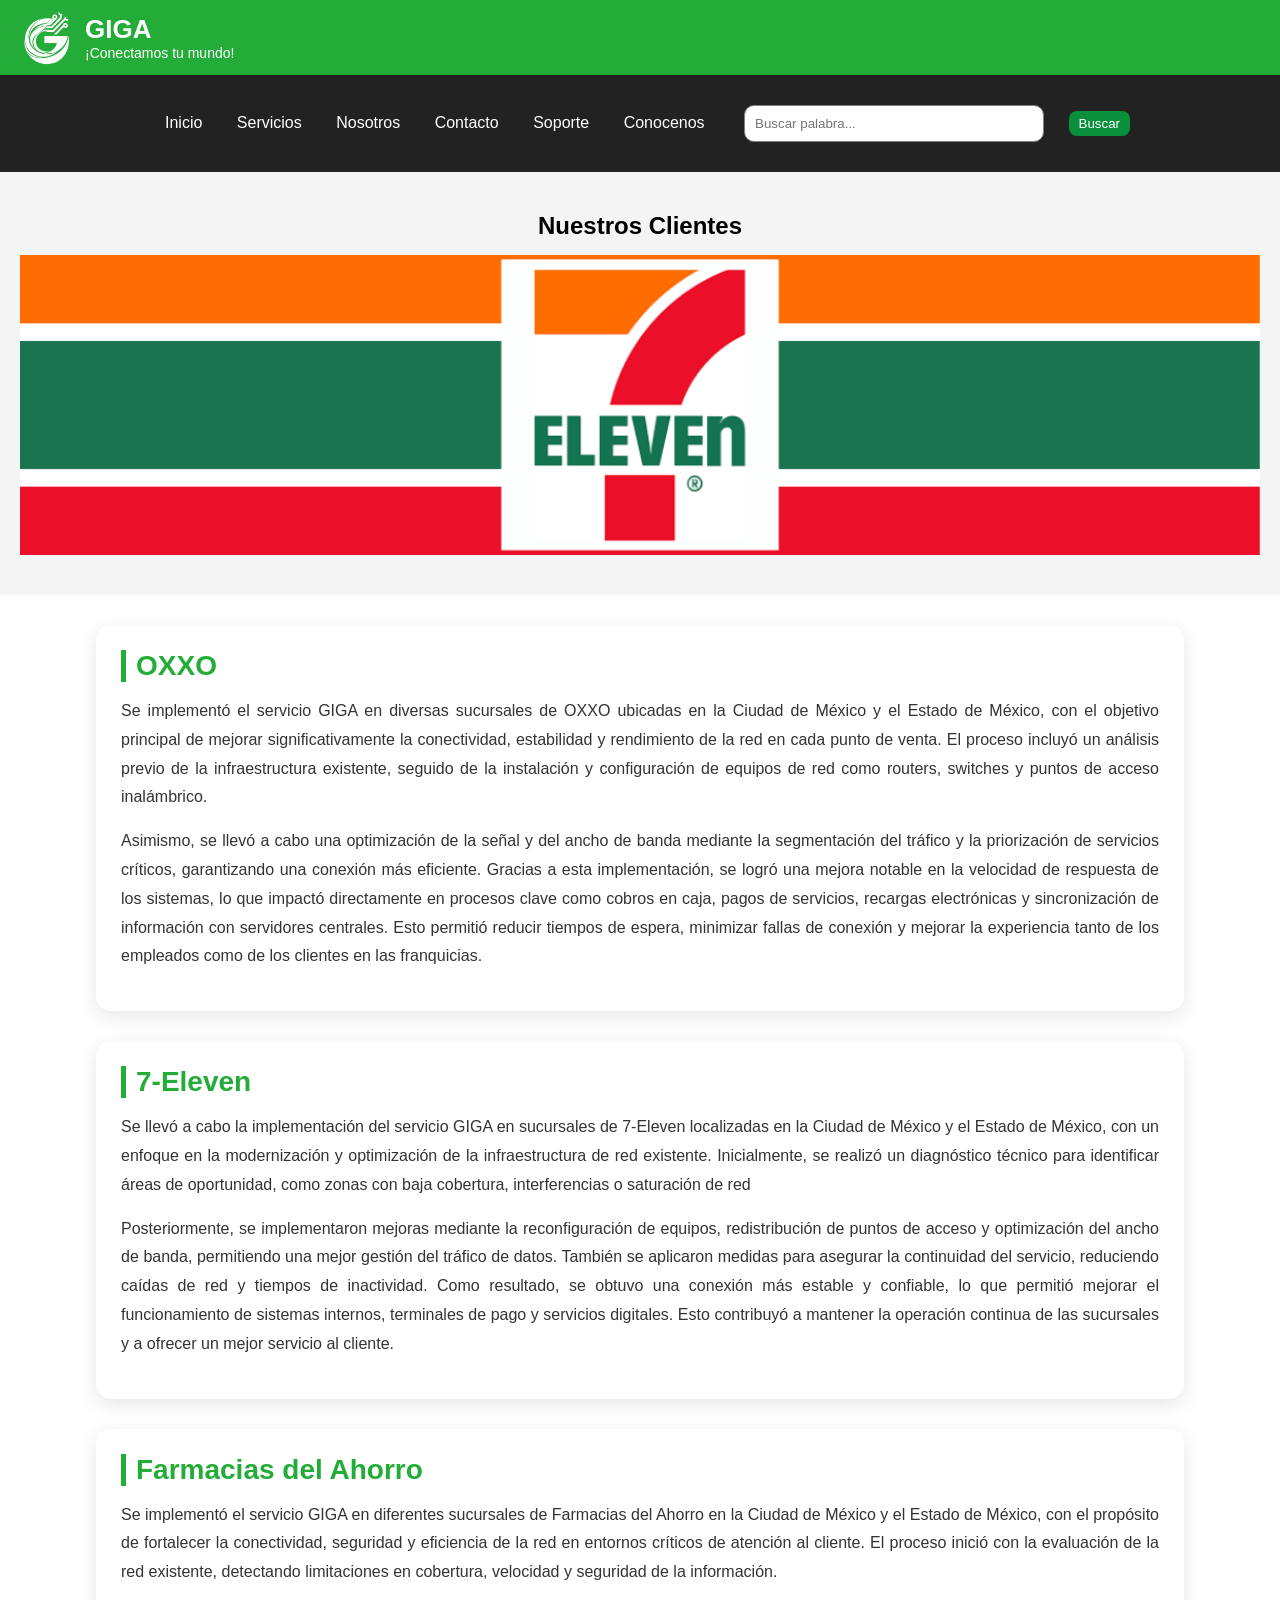
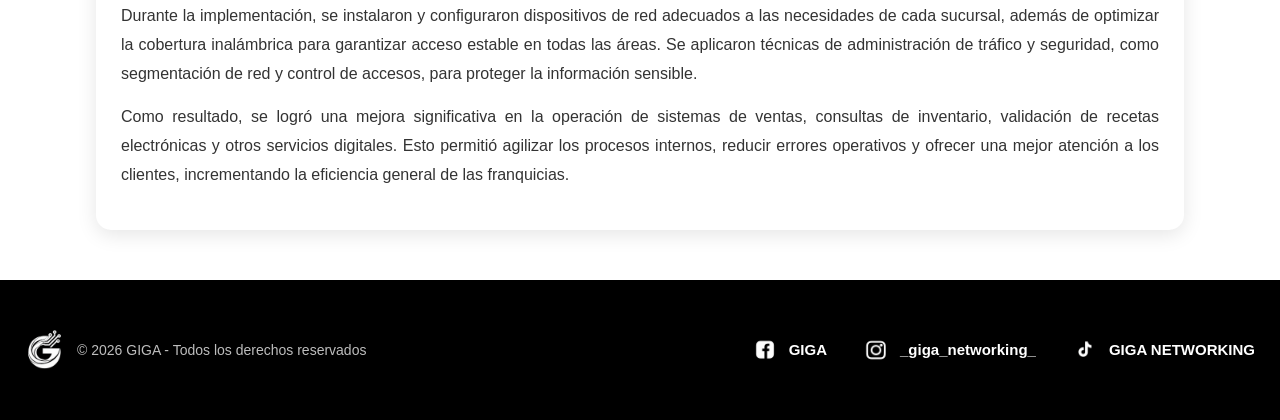
<file: index.html>
<!DOCTYPE html>
<html lang="es">
<head>
    <meta charset="UTF-8">
    <meta name="viewport" content="width=device-width, initial-scale=1.0">
    <title>GIGA | Inicio</title>

    <!-- CSS -->
    <link rel="stylesheet" href="estilos.css">
</head>

<body>

    <!-- HEADER -->
    <header class="header">
        <div class="left">
            <img src="img/logo.png" alt="GIGA" class="logo">

            <div class="text">
                <h1>GIGA</h1>
                <p>¡Conectamos tu mundo!</p>
            </div>
        </div>

      
    </header>

    <!-- NAV -->
    <nav>
        <a href="index.html">Inicio</a>
        <a href="servicios.html">Servicios</a>
        <a href="nosotros.html">Nosotros</a>
        <a href="contacto.html">Contacto</a>
        <a href="soporte.html">Soporte</a>
        <a href="conocenos.html">Conocenos</a>

        <input type="text" id="buscador" placeholder="Buscar palabra...">
        <button onclick="buscarTexto()">Buscar</button>
    </nav>

    <!-- CARRUSEL -->
    <section class="carrusel">
        <h2 style="text-align:center;">Nuestros Clientes</h2>

        <div class="slider">
            <img src="img/eleven.png" class="slide active">
            <img src="img/oxxo.png" class="slide">
            <img src="img/FA.png" class="slide">
        </div>
    </section>

    <!-- OXXO -->
    <section class="inicio">
    
    <h2>OXXO</h2>

    <p class="justificar">
        Se implementó el servicio GIGA en diversas sucursales de OXXO ubicadas en la Ciudad de México y el Estado de México, con el objetivo principal de mejorar significativamente la conectividad, estabilidad y rendimiento de la red en cada punto de venta. El proceso incluyó un análisis previo de la infraestructura existente, seguido de la instalación y configuración de equipos de red como routers, switches y puntos de acceso inalámbrico.
    </p>

    <p class="justificar">
        Asimismo, se llevó a cabo una optimización de la señal y del ancho de banda mediante la segmentación del tráfico y la priorización de servicios críticos, garantizando una conexión más eficiente. Gracias a esta implementación, se logró una mejora notable en la velocidad de respuesta de los sistemas, lo que impactó directamente en procesos clave como cobros en caja, pagos de servicios, recargas electrónicas y sincronización de información con servidores centrales. Esto permitió reducir tiempos de espera, minimizar fallas de conexión y mejorar la experiencia tanto de los empleados como de los clientes en las franquicias.
    </p>

    </section>

    <!-- 7 ELEVEN -->
    <section class="inicio">
        <h2>7-Eleven</h2>

        <p class="justificar">
            Se llevó a cabo la implementación del servicio GIGA en sucursales de 7-Eleven localizadas en la Ciudad de México y el Estado de México, con un enfoque en la modernización y optimización de la infraestructura de red existente. Inicialmente, se realizó un diagnóstico técnico para identificar áreas de oportunidad, como zonas con baja cobertura, interferencias o saturación de red
        </p>

        <p class="justificar">
            Posteriormente, se implementaron mejoras mediante la reconfiguración de equipos, redistribución de puntos de acceso y optimización del ancho de banda, permitiendo una mejor gestión del tráfico de datos. También se aplicaron medidas para asegurar la continuidad del servicio, reduciendo caídas de red y tiempos de inactividad. Como resultado, se obtuvo una conexión más estable y confiable, lo que permitió mejorar el funcionamiento de sistemas internos, terminales de pago y servicios digitales. Esto contribuyó a mantener la operación continua de las sucursales y a ofrecer un mejor servicio al cliente.
        </p>
    </section>

    <!-- FARMACIAS -->
    <section class="inicio">
        <h2>Farmacias del Ahorro</h2>

        <p class="justificar">
            Se implementó el servicio GIGA en diferentes sucursales de Farmacias del Ahorro en la Ciudad de México y el Estado de México, con el propósito de fortalecer la conectividad, seguridad y eficiencia de la red en entornos críticos de atención al cliente. El proceso inició con la evaluación de la red existente, detectando limitaciones en cobertura, velocidad y seguridad de la información.
        </p>

        <p class="justificar">
            Durante la implementación, se instalaron y configuraron dispositivos de red adecuados a las necesidades de cada sucursal, además de optimizar la cobertura inalámbrica para garantizar acceso estable en todas las áreas. Se aplicaron técnicas de administración de tráfico y seguridad, como segmentación de red y control de accesos, para proteger la información sensible.
        </p>

        <p class="justificar">
            Como resultado, se logró una mejora significativa en la operación de sistemas de ventas, consultas de inventario, validación de recetas electrónicas y otros servicios digitales. Esto permitió agilizar los procesos internos, reducir errores operativos y ofrecer una mejor atención a los clientes, incrementando la eficiencia general de las franquicias.
        </p>
    </section>


    <footer class="footer">

        <!-- LOGO -->
        <div class="footer-left">
            <img src="img/logo.png" alt="GIGA">
            <p>© 2026 GIGA - Todos los derechos reservados</p>
        </div>

        <!-- REDES -->
        <div class="footer-redes">

            <!-- FACEBOOK -->
            <a href="https://www.facebook.com/share/1a9Bgqh9M4/" target="_blank" class="red">
                <img src="img/facebook.png" alt="Facebook">
                <span>GIGA</span>
            </a>

            <!-- INSTAGRAM -->
            <a href="https://www.instagram.com/_giga_networking_?utm_source=ig_web_button_share_sheet&igsh=ZDNlZDc0MzIxNw==" target="_blank" class="red">
                <img src="img/instagram.png" alt="Instagram">
                <span>_giga_networking_</span>
            </a>

            <!-- TIKTOK -->
            <a href="https://www.tiktok.com/@giga.networking?is_from_webapp=1&sender_device=pc" target="_blank" class="red">
                <img src="img/tiktok.png" alt="TikTok">
                <span>GIGA NETWORKING</span>
            </a>

        </div>

    </footer>
    <!-- JS -->
    <script src="script.js"></script>

</body>
</html>
</file>
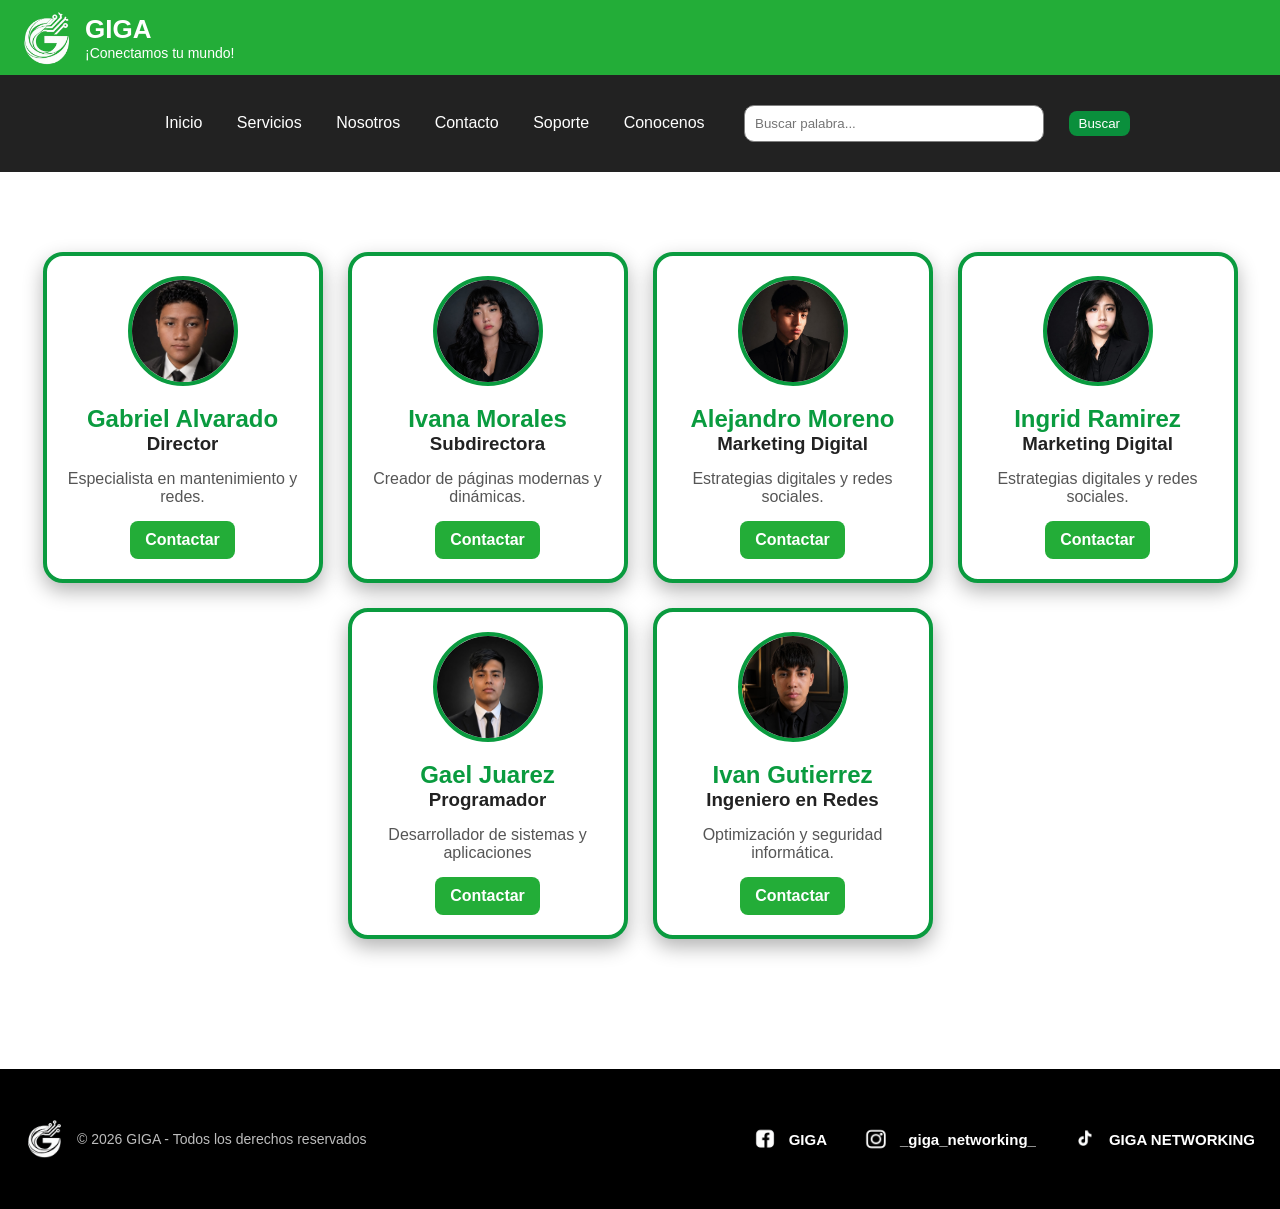
<file: conocenos.html>
<!DOCTYPE html>
<html lang="es">
<head>
    <meta charset="UTF-8">
    <meta name="viewport" content="width=device-width, initial-scale=1.0">
    <title>GIGA | Inicio</title>

    <!-- CSS -->
    <link rel="stylesheet" href="estilos.css">
</head>

<body>

    <!-- HEADER -->
    <header class="header">
        <div class="left">
            <img src="img/logo.png" alt="GIGA" class="logo">

            <div class="text">
                <h1>GIGA</h1>
                <p>¡Conectamos tu mundo!</p>
            </div>
        </div>

       
    </header>

    <!-- NAV -->
    <nav>
        <a href="index.html">Inicio</a>
        <a href="servicios.html">Servicios</a>
        <a href="nosotros.html">Nosotros</a>
        <a href="contacto.html">Contacto</a>
        <a href="soporte.html">Soporte</a>
        <a href="conocenos.html">Conocenos</a>

        <input type="text" id="buscador" placeholder="Buscar palabra...">
        <button onclick="buscarTexto()">Buscar</button>
    </nav>

   <!-- PRESENTACION -->
   
    <section class="conocenos">
<!-- CONTENEDOR DE TARJETAS -->
        <div class="contenedor-tarjetas">

            <!-- TARJETA 1 -->
            <!-- TARJETA 1 -->
            <div class="tarjeta">
                <img src="img/gabriel.jpeg">
                <h1>Gabriel Alvarado</h1>
                <h3>Director</h3>
                <p>Especialista en mantenimiento y redes.</p>

                <a class="btn" href="https://wa.me/5534755150?text=Hola%20quiero%20más%20información" target="_blank">
                    Contactar
                </a>
            </div>

            <!-- TARJETA 2 -->
            <div class="tarjeta">
                <img src="img/ivana.jpeg">
                <h1>Ivana Morales</h1>
                <h3>Subdirectora</h3>
                <p>Creador de páginas modernas y dinámicas.</p>

                <a class="btn" href="https://wa.me/5639438412?text=Hola%20quiero%20más%20información" target="_blank">
                    Contactar
                </a>
            </div>

            <!-- TARJETA 3 -->
            <div class="tarjeta">
                <img src="img/alejandro.jpeg">
                <h1>Alejandro Moreno</h1>
                <h3>Marketing Digital</h3>
                <p>Estrategias digitales y redes sociales.</p>

                <a class="btn" href="https://wa.me/5581589451?text=Hola%20quiero%20más%20información" target="_blank">
                    Contactar
                </a>
            </div>

            <!-- TARJETA 4 -->
            <div class="tarjeta">
                <img src="img/ingrid.jpeg">
                <h1>Ingrid Ramirez</h1>
                <h3>Marketing Digital</h3>
                <p>Estrategias digitales y redes sociales.</p>

                <a class="btn" href="https://wa.me/5536809947?text=Hola%20quiero%20más%20información" target="_blank">
                    Contactar
                </a>
            </div>

            <!-- TARJETA 5 -->
            <div class="tarjeta">
                <img src="img/gael.jpeg">
                <h1>Gael Juarez</h1>
                <h3>Programador</h3>
                <p>Desarrollador de sistemas y aplicaciones</p>

                <a class="btn" href="https://wa.me/5583938765?text=Hola%20quiero%20más%20información" target="_blank">
                    Contactar
                </a>
            </div>

            <!-- TARJETA 6 -->
            <div class="tarjeta">
                <img src="img/ivan.jpeg">
                <h1>Ivan Gutierrez</h1>
                <h3>Ingeniero en Redes</h3>
                <p>Optimización y seguridad informática.</p>

                <a class="btn" href="https://wa.me/5511093139?text=Hola%20quiero%20más%20información" target="_blank">
                    Contactar
                </a>
            </div>


</section>

    <footer class="footer">

        <!-- LOGO -->
        <div class="footer-left">
            <img src="img/logo.png" alt="GIGA">
            <p>© 2026 GIGA - Todos los derechos reservados</p>
        </div>

        <!-- REDES -->
        <div class="footer-redes">

            <!-- FACEBOOK -->
            <a href="https://www.facebook.com/share/1a9Bgqh9M4/" target="_blank" class="red">
                <img src="img/facebook.png" alt="Facebook">
                <span>GIGA</span>
            </a>

            <!-- INSTAGRAM -->
            <a href="https://www.instagram.com/_giga_networking_?utm_source=ig_web_button_share_sheet&igsh=ZDNlZDc0MzIxNw==" target="_blank" class="red">
                <img src="img/instagram.png" alt="Instagram">
                <span>_giga_networking_</span>
            </a>

            <!-- TIKTOK -->
            <a href="https://www.tiktok.com/@giga.networking?is_from_webapp=1&sender_device=pc" target="_blank" class="red">
                <img src="img/tiktok.png" alt="TikTok">
                <span>GIGA NETWORKING</span>
            </a>

        </div>

    </footer>
    <!-- JS -->
    <script src="script.js"></script>

</body>
</html>
</file>
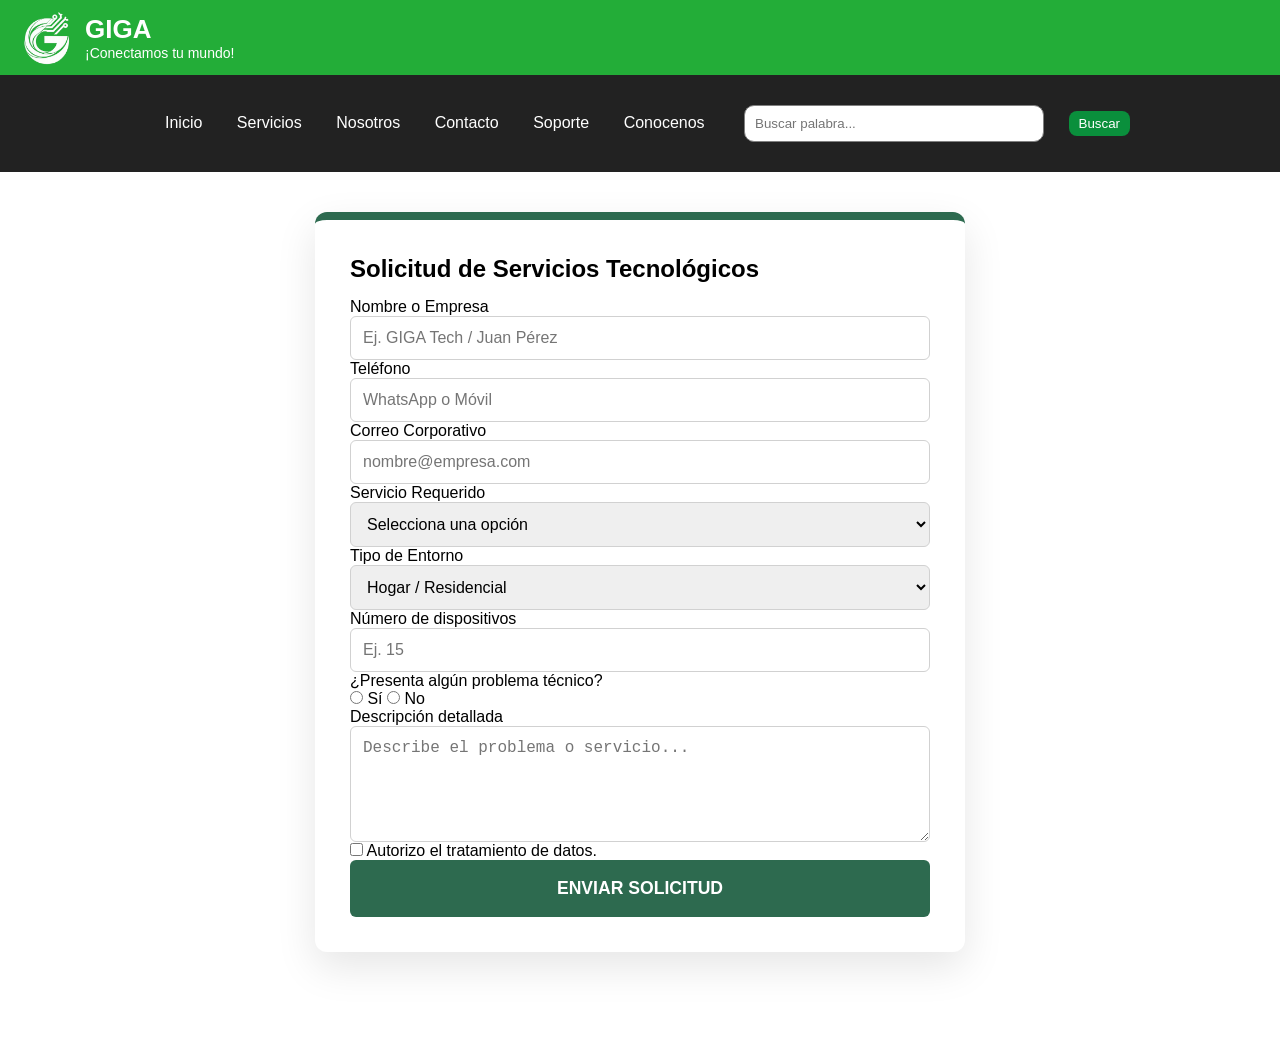
<file: contacto.html>
<!DOCTYPE html>
<html lang="es">
<head>
    <meta charset="UTF-8">
    <meta name="viewport" content="width=device-width, initial-scale=1.0">
    <title>GIGA | Inicio</title>

    <!-- CSS -->
    <link rel="stylesheet" href="estilos.css">
</head>

<body>

    <!-- HEADER -->
    <header class="header">
        <div class="left">
            <img src="img/logo.png" alt="GIGA" class="logo">

            <div class="text">
                <h1>GIGA</h1>
                <p>¡Conectamos tu mundo!</p>
            </div>
        </div>

       
    </header>

    <!-- NAV -->
    <nav>
        <a href="index.html">Inicio</a>
        <a href="servicios.html">Servicios</a>
        <a href="nosotros.html">Nosotros</a>
        <a href="contacto.html">Contacto</a>
        <a href="soporte.html">Soporte</a>
        <a href="conocenos.html">Conocenos</a>

        <input type="text" id="buscador" placeholder="Buscar palabra...">
        <button onclick="buscarTexto()">Buscar</button>
    </nav>



    <!-- FORMULARIO GIGA -->
    <section class="contenedor-giga">

        <form action="https://formspree.io/f/mgoqkdoo" method="POST" class="form-giga">

            <h2>Solicitud de Servicios Tecnológicos</h2>

            <!-- NOMBRE -->
            <label for="nombre">
                Nombre o Empresa
            </label>

            <input type="text"
                   id="nombre"
                   name="nombre"
                   placeholder="Ej. GIGA Tech / Juan Pérez"
                   required>

            <!-- TELÉFONO -->
            <label for="telefono">
                Teléfono
            </label>

            <input type="tel"
                   id="telefono"
                   name="telefono"
                   placeholder="WhatsApp o Móvil">

            <!-- CORREO -->
            <label for="email">
                Correo Corporativo
            </label>

            <input type="email"
                   id="email"
                   name="email"
                   placeholder="nombre@empresa.com"
                   required>

            <!-- SERVICIO -->
            <label for="servicio">
                Servicio Requerido
            </label>

            <select id="servicio"
                    name="servicio_giga"
                    required>

                <option value="">
                    Selecciona una opción
                </option>

                <option value="instalacion">
                    Instalación de Red
                </option>

                <option value="configuracion">
                    Configuración de Equipos
                </option>

                <option value="mantenimiento">
                    Mantenimiento
                </option>

                <option value="soporte">
                    Soporte Técnico
                </option>

            </select>

            <!-- ENTORNO -->
            <label for="entorno">
                Tipo de Entorno
            </label>

            <select id="entorno"
                    name="entorno">

                <option value="hogar">
                    Hogar / Residencial
                </option>

                <option value="empresa">
                    Empresa
                </option>

                <option value="corporativo">
                    Corporativo
                </option>

            </select>

            <!-- DISPOSITIVOS -->
            <label for="dispositivos">
                Número de dispositivos
            </label>

            <input type="number"
                   id="dispositivos"
                   name="cantidad_dispositivos"
                   placeholder="Ej. 15">

            <!-- PROBLEMA -->
            <label>
                ¿Presenta algún problema técnico?
            </label>

            <div class="radio-giga">

                <label>
                    <input type="radio"
                           name="problema_actual"
                           value="si">
                    Sí
                </label>

                <label>
                    <input type="radio"
                           name="problema_actual"
                           value="no">
                    No
                </label>

            </div>

            <!-- MENSAJE -->
            <label for="mensaje">
                Descripción detallada
            </label>

            <textarea id="mensaje"
                      name="mensaje"
                      rows="5"
                      placeholder="Describe el problema o servicio..."
                      required></textarea>

            <!-- CHECKBOX -->
            <div class="check-giga">

                <label>

                    <input type="checkbox"
                           name="privacidad"
                           required>

                    Autorizo el tratamiento de datos.

                </label>

            </div>

            <!-- BOTÓN -->
            <button type="submit" class="btn-giga">
                Enviar Solicitud
            </button>

        </form>

    </section>
</file>
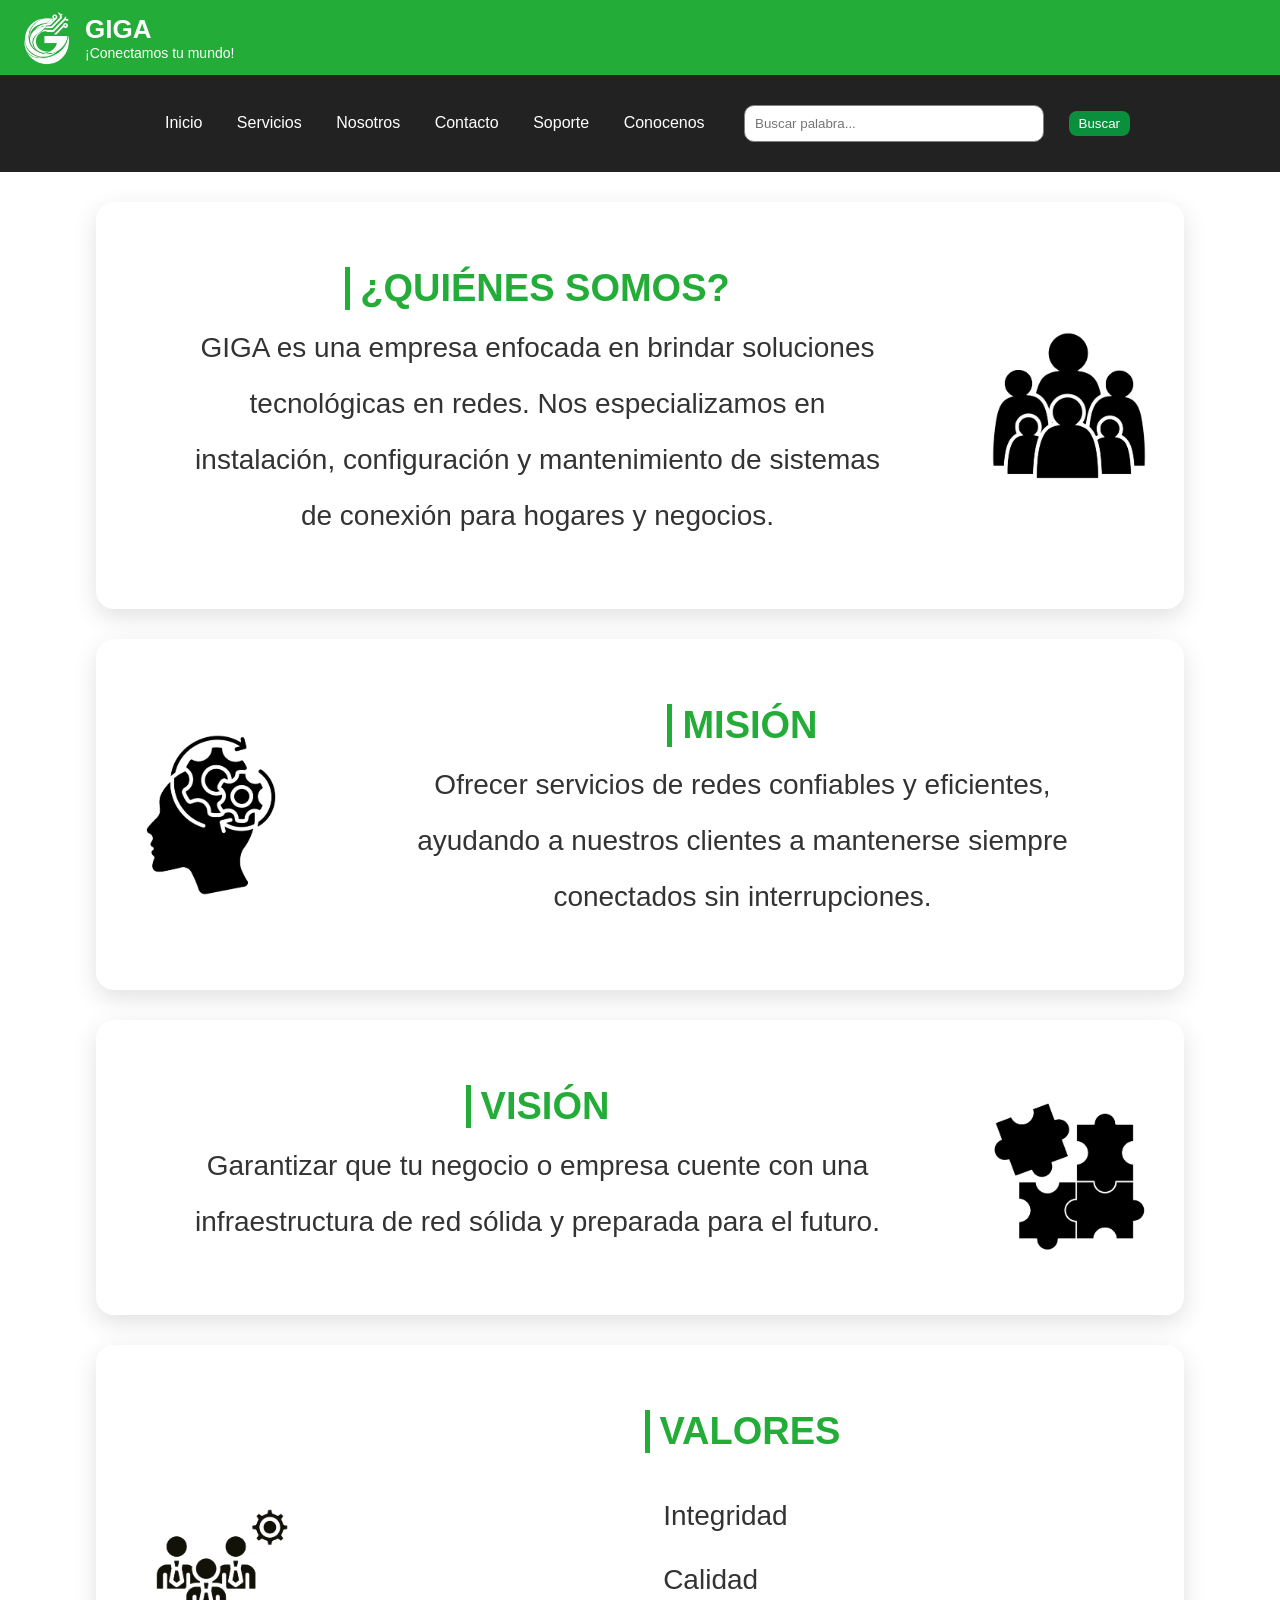
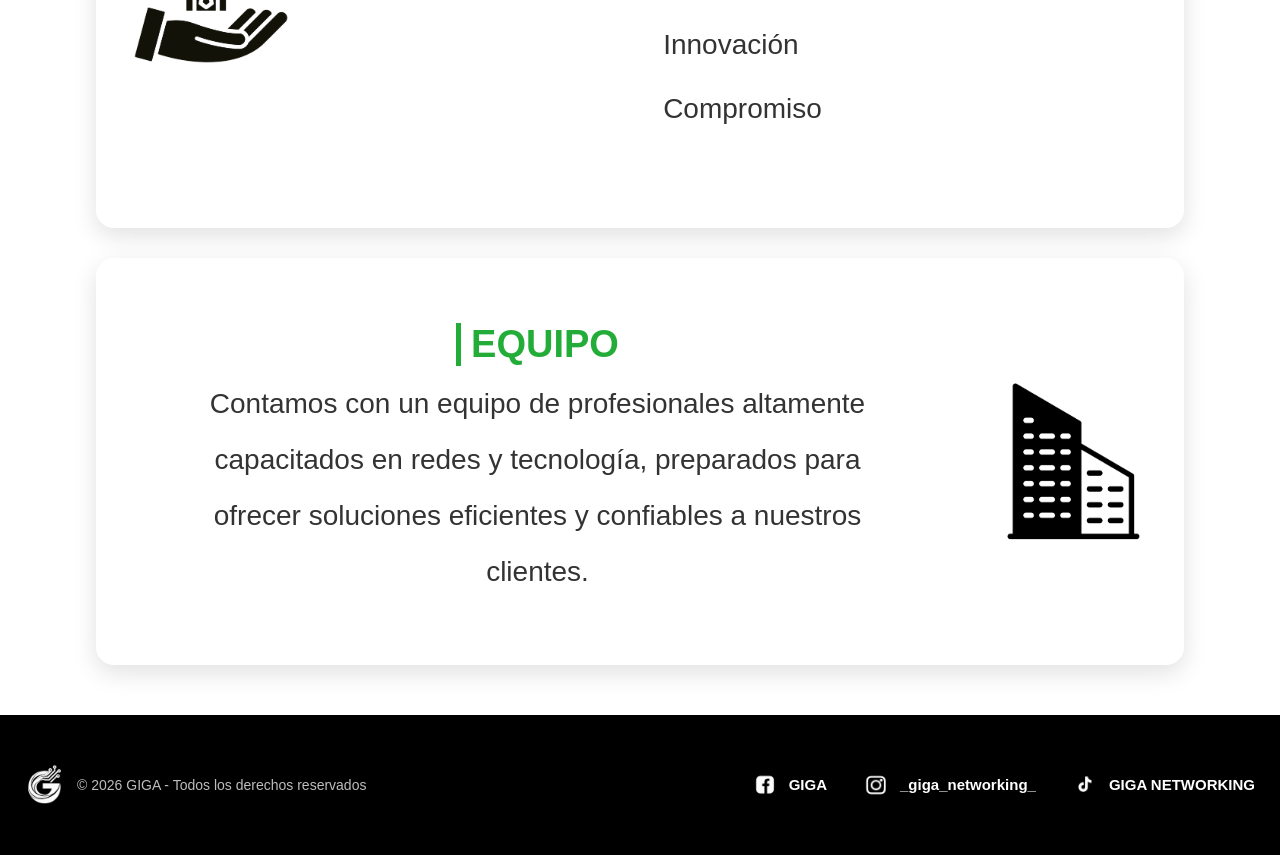
<file: nosotros.html>
<!DOCTYPE html>
<html lang="es">
<head>
    <meta charset="UTF-8">
    <meta name="viewport" content="width=device-width, initial-scale=1.0">
    <title>GIGA | Inicio</title>

    <!-- CSS -->
    <link rel="stylesheet" href="estilos.css">
</head>

<body class="pagina-espacial">

    <!-- HEADER -->
    <header class="header">
        <div class="left">
            <img src="img/logo.png" alt="GIGA" class="logo">

            <div class="text">
                <h1>GIGA</h1>
                <p>¡Conectamos tu mundo!</p>
            </div>
        </div>

      
    </header>

    <!-- NAV -->
    <nav>
        <a href="index.html">Inicio</a>
        <a href="servicios.html">Servicios</a>
        <a href="nosotros.html">Nosotros</a>
        <a href="contacto.html">Contacto</a>
        <a href="soporte.html">Soporte</a>
        <a href="conocenos.html">Conocenos</a>

        <input type="text" id="buscador" placeholder="Buscar palabra...">
        <button onclick="buscarTexto()">Buscar</button>
    </nav>

    <!-- QUIÉNES SOMOS -->
    <section class="seccion-flex nosotros">
        <div class="texto">
            <h2>¿QUIÉNES SOMOS?</h2>
            <p>GIGA es una empresa enfocada en brindar soluciones tecnológicas en redes. Nos especializamos en instalación, configuración y mantenimiento de sistemas de conexión para hogares y negocios.</p>
        </div>
        <div class="imagen">
            <img src="img/n.png" alt="Icono Redes">
        </div>
    </section>
    <!-- MISIÓN -->
    <section class="seccion-flex inversa nosotros">
        <div class="texto">
            <h2>MISIÓN</h2>
            <p>Ofrecer servicios de redes confiables y eficientes, ayudando a nuestros clientes a mantenerse siempre conectados sin interrupciones.</p>
        </div>
        <div class="imagen">
            <img src="img/n1.png" alt="Icono Misión">
        </div>
    </section>
    <!-- VISIÓN -->
    <section class="seccion-flex nosotros">
        <div class="texto">
            <h2>VISIÓN</h2>
            <p>
                Garantizar que tu negocio o empresa cuente con una infraestructura de red sólida y preparada para el futuro.
            </p>
        </div>
        <div class="imagen">
            <img src="img/n2.png" alt="Icono Visión">
        </div>
    </section>
    <!-- VALORES -->
    <section class="seccion-flex inversa nosotros">

        <div class="texto">
            <h2>VALORES</h2>
            <ul class="seccion-ul">
                <li>Integridad</li>
                <li>Calidad</li>
                <li>Innovación</li>
                <li>Compromiso</li>
            </ul>
        </div>
        <div class="imagen">
            <img src="img/n3.png" alt="Icono Valores">
        </div>
    </section>
    <!-- EQUIPO -->
    <section class="seccion-flex nosotros">
        <div class="texto">
            <h2>EQUIPO</h2>
            <p>Contamos con un equipo de profesionales altamente capacitados en redes y tecnología, preparados para ofrecer soluciones eficientes y confiables a nuestros clientes.</p>
        </div>
        <div class="imagen">
            <img src="img/n4.png" alt="Icono Equipo">
        </div>
    </section>

    <!-- FOOTER -->
    <footer class="footer">

        <!-- LOGO -->
        <div class="footer-left">
            <img src="img/logo.png" alt="GIGA">
            <p>© 2026 GIGA - Todos los derechos reservados</p>
        </div>

        <!-- REDES -->
        <div class="footer-redes">

            <!-- FACEBOOK -->
            <a href="https://www.facebook.com/share/1a9Bgqh9M4/" target="_blank" class="red">
                <img src="img/facebook.png" alt="Facebook">
                <span>GIGA</span>
            </a>

            <!-- INSTAGRAM -->
            <a href="https://www.instagram.com/_giga_networking_?utm_source=ig_web_button_share_sheet&igsh=ZDNlZDc0MzIxNw==" target="_blank" class="red">
                <img src="img/instagram.png" alt="Instagram">
                <span>_giga_networking_</span>
            </a>

            <!-- TIKTOK -->
            <a href="https://www.tiktok.com/@giga.networking?is_from_webapp=1&sender_device=pc" target="_blank" class="red">
                <img src="img/tiktok.png" alt="TikTok">
                <span>GIGA NETWORKING</span>
            </a>

        </div>

    </footer>
    <script src="script.js"></script>
</body>
</html>
</file>
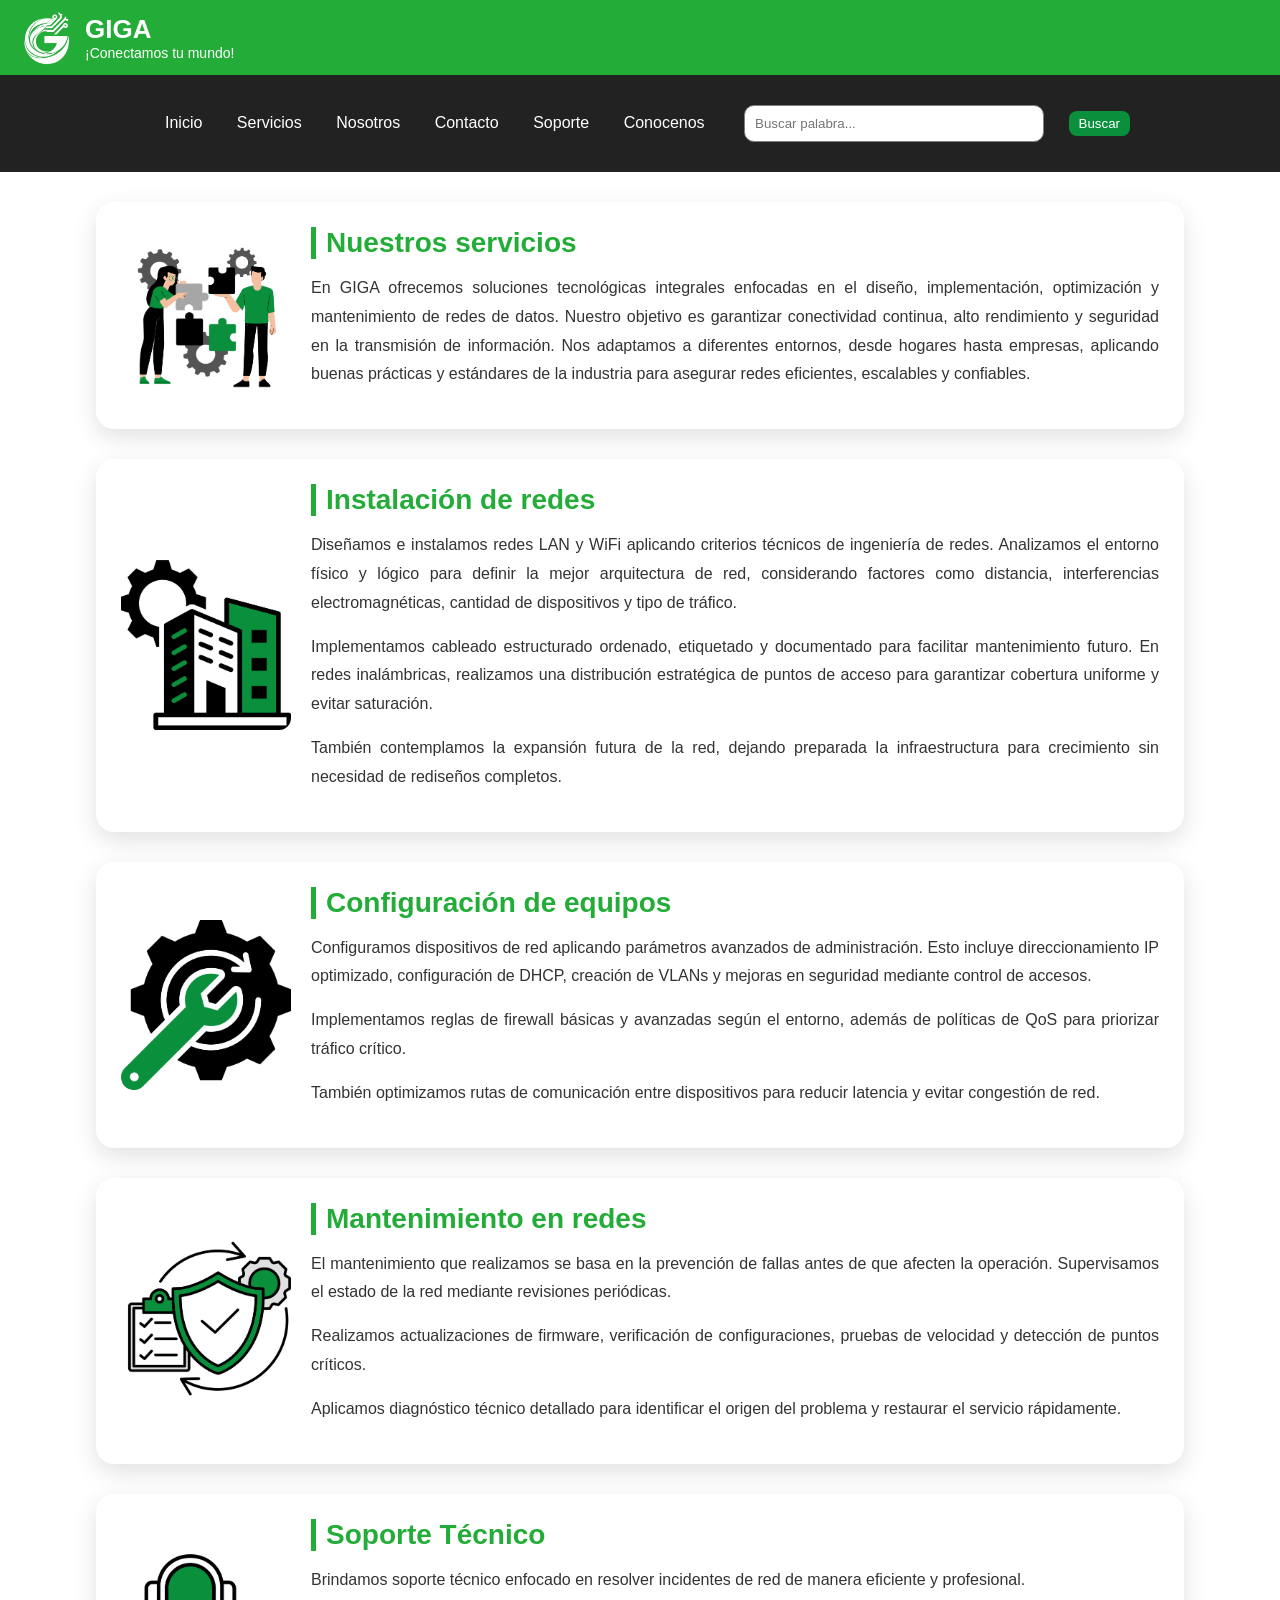
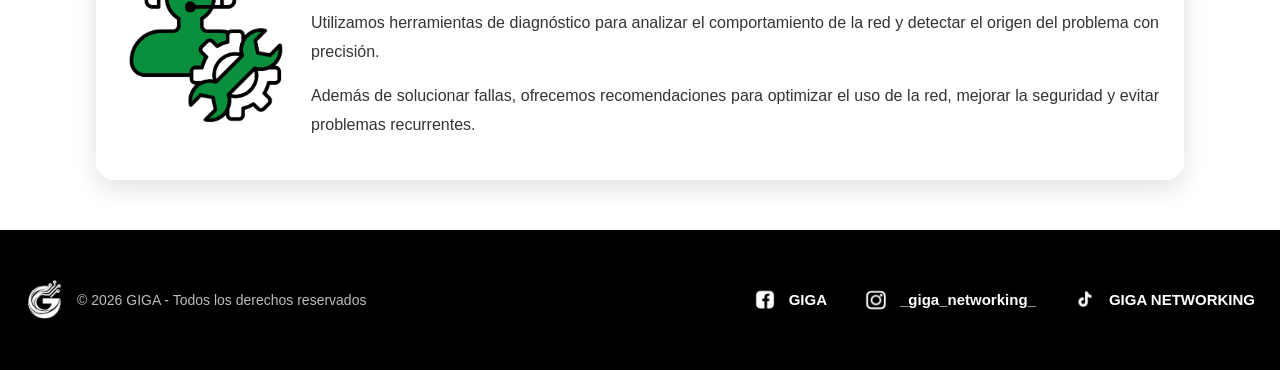
<file: servicios.html>
<!DOCTYPE html>
<html lang="es">
<head>
    <meta charset="UTF-8">
    <meta name="viewport" content="width=device-width, initial-scale=1.0">
    <title>GIGA | Inicio</title>

    <!-- CSS -->
    <link rel="stylesheet" href="estilos.css">
</head>

<body>

    <!-- HEADER -->
    <header class="header">
        <div class="left">
            <img src="img/logo.png" alt="GIGA" class="logo">

            <div class="text">
                <h1>GIGA</h1>
                <p>¡Conectamos tu mundo!</p>
            </div>
        </div>

       
    </header>

    <!-- NAV -->
    <nav>
        <a href="index.html">Inicio</a>
        <a href="servicios.html">Servicios</a>
        <a href="nosotros.html">Nosotros</a>
        <a href="contacto.html">Contacto</a>
        <a href="soporte.html">Soporte</a>
        <a href="conocenos.html">Conocenos</a>

        <input type="text" id="buscador" placeholder="Buscar palabra...">
        <button onclick="buscarTexto()">Buscar</button>
    </nav>

<!-- INTRO -->
<section class="servicio">

    <div class="imagen-servicio">
        <img src="img/s.png" alt="Servicios">
    </div>

    <div class="contenido-servicio">

        <h2>Nuestros servicios</h2>

        <p class="justificar">
            En GIGA ofrecemos soluciones tecnológicas integrales enfocadas en el diseño,
            implementación, optimización y mantenimiento de redes de datos. Nuestro objetivo
            es garantizar conectividad continua, alto rendimiento y seguridad en la transmisión
            de información. Nos adaptamos a diferentes entornos, desde hogares hasta empresas,
            aplicando buenas prácticas y estándares de la industria para asegurar redes eficientes,
            escalables y confiables.
        </p>

    </div>

</section>

<!-- SERVICIO 1 -->
<section class="servicio">

    <div class="imagen-servicio">
        <img src="img/s1.png" alt="Instalación de redes">
    </div>

    <div class="contenido-servicio">

        <h3>Instalación de redes</h3>

        <p class="justificar">
            Diseñamos e instalamos redes LAN y WiFi aplicando criterios técnicos de ingeniería
            de redes. Analizamos el entorno físico y lógico para definir la mejor arquitectura
            de red, considerando factores como distancia, interferencias electromagnéticas,
            cantidad de dispositivos y tipo de tráfico.
        </p>

        <p class="justificar">
            Implementamos cableado estructurado ordenado, etiquetado y documentado para facilitar
            mantenimiento futuro. En redes inalámbricas, realizamos una distribución estratégica
            de puntos de acceso para garantizar cobertura uniforme y evitar saturación.
        </p>

        <p class="justificar">
            También contemplamos la expansión futura de la red, dejando preparada la infraestructura
            para crecimiento sin necesidad de rediseños completos.
        </p>

    </div>

</section>

<!-- SERVICIO 2 -->
<section class="servicio">

    <div class="imagen-servicio">
        <img src="img/s2.png" alt="Configuración de equipos">
    </div>

    <div class="contenido-servicio">

        <h3>Configuración de equipos</h3>

        <p class="justificar">
            Configuramos dispositivos de red aplicando parámetros avanzados de administración.
            Esto incluye direccionamiento IP optimizado, configuración de DHCP, creación de VLANs
            y mejoras en seguridad mediante control de accesos.
        </p>

        <p class="justificar">
            Implementamos reglas de firewall básicas y avanzadas según el entorno, además de
            políticas de QoS para priorizar tráfico crítico.
        </p>

        <p class="justificar">
            También optimizamos rutas de comunicación entre dispositivos para reducir latencia
            y evitar congestión de red.
        </p>

    </div>

</section>

<!-- SERVICIO 3 -->
<section class="servicio">

    <div class="imagen-servicio">
        <img src="img/s3.png" alt="Mantenimiento">
    </div>

    <div class="contenido-servicio">

        <h3>Mantenimiento en redes</h3>

        <p class="justificar">
            El mantenimiento que realizamos se basa en la prevención de fallas antes de que
            afecten la operación. Supervisamos el estado de la red mediante revisiones periódicas.
        </p>

        <p class="justificar">
            Realizamos actualizaciones de firmware, verificación de configuraciones,
            pruebas de velocidad y detección de puntos críticos.
        </p>

        <p class="justificar">
            Aplicamos diagnóstico técnico detallado para identificar el origen del problema
            y restaurar el servicio rápidamente.
        </p>

    </div>

</section>

<!-- SERVICIO 4 -->
<section class="servicio">

    <div class="imagen-servicio">
        <img src="img/s4.png" alt="Soporte Técnico">
    </div>

    <div class="contenido-servicio">

        <h3>Soporte Técnico</h3>

        <p class="justificar">
            Brindamos soporte técnico enfocado en resolver incidentes de red de manera eficiente
            y profesional.
        </p>

        <p class="justificar">
            Utilizamos herramientas de diagnóstico para analizar el comportamiento de la red
            y detectar el origen del problema con precisión.
        </p>

        <p class="justificar">
            Además de solucionar fallas, ofrecemos recomendaciones para optimizar el uso de la red,
            mejorar la seguridad y evitar problemas recurrentes.
        </p>

    </div>

</section>
  
    <!-- FOOTER -->
    <footer class="footer">

        <!-- LOGO -->
        <div class="footer-left">
            <img src="img/logo.png" alt="GIGA">
            <p>© 2026 GIGA - Todos los derechos reservados</p>
        </div>

        <!-- REDES -->
        <div class="footer-redes">

            <!-- FACEBOOK -->
            <a href="https://www.facebook.com/share/1a9Bgqh9M4/" target="_blank" class="red">
                <img src="img/facebook.png" alt="Facebook">
                <span>GIGA</span>
            </a>

            <!-- INSTAGRAM -->
            <a href="https://www.instagram.com/_giga_networking_?utm_source=ig_web_button_share_sheet&igsh=ZDNlZDc0MzIxNw==" target="_blank" class="red">
                <img src="img/instagram.png" alt="Instagram">
                <span>_giga_networking_</span>
            </a>

            <!-- TIKTOK -->
            <a href="https://www.tiktok.com/@giga.networking?is_from_webapp=1&sender_device=pc" target="_blank" class="red">
                <img src="img/tiktok.png" alt="TikTok">
                <span>GIGA NETWORKING</span>
            </a>

        </div>

    </footer>
    <script src="script.js"></script>
</body>
</html>
</file>
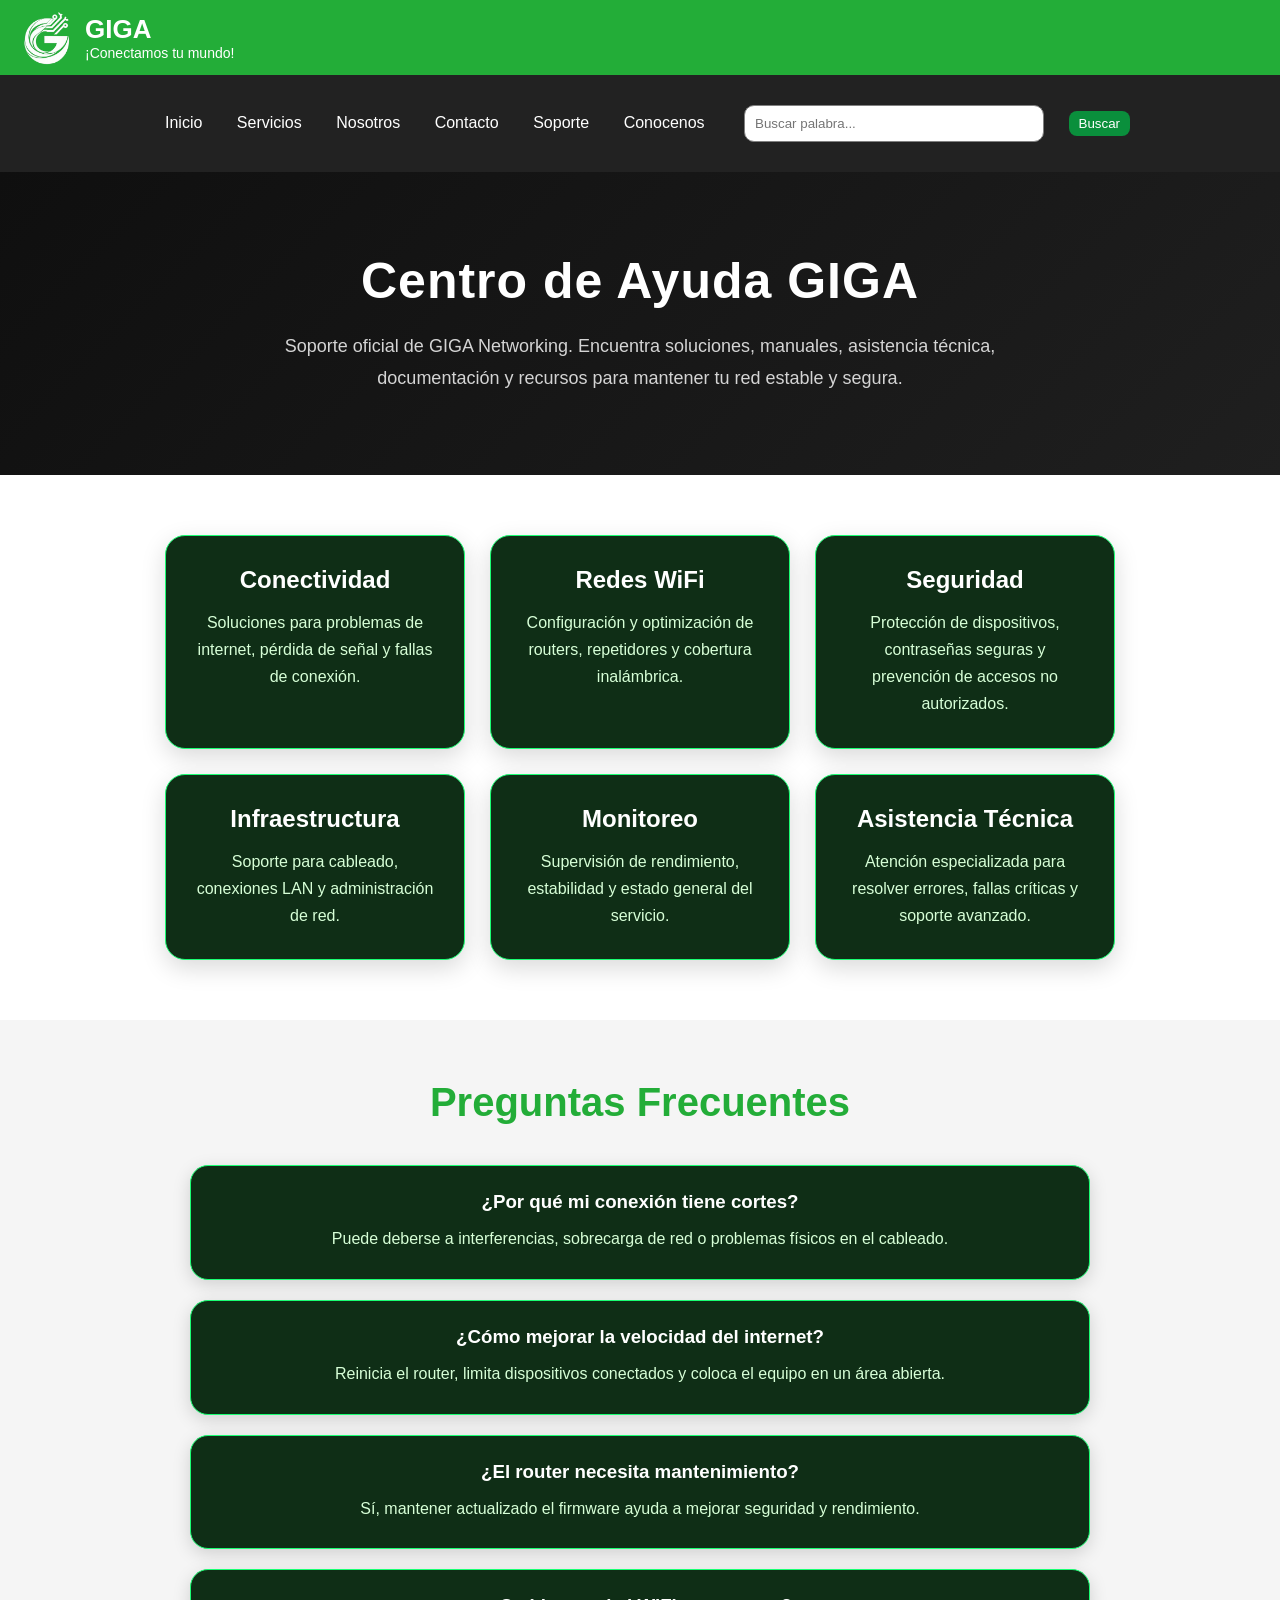
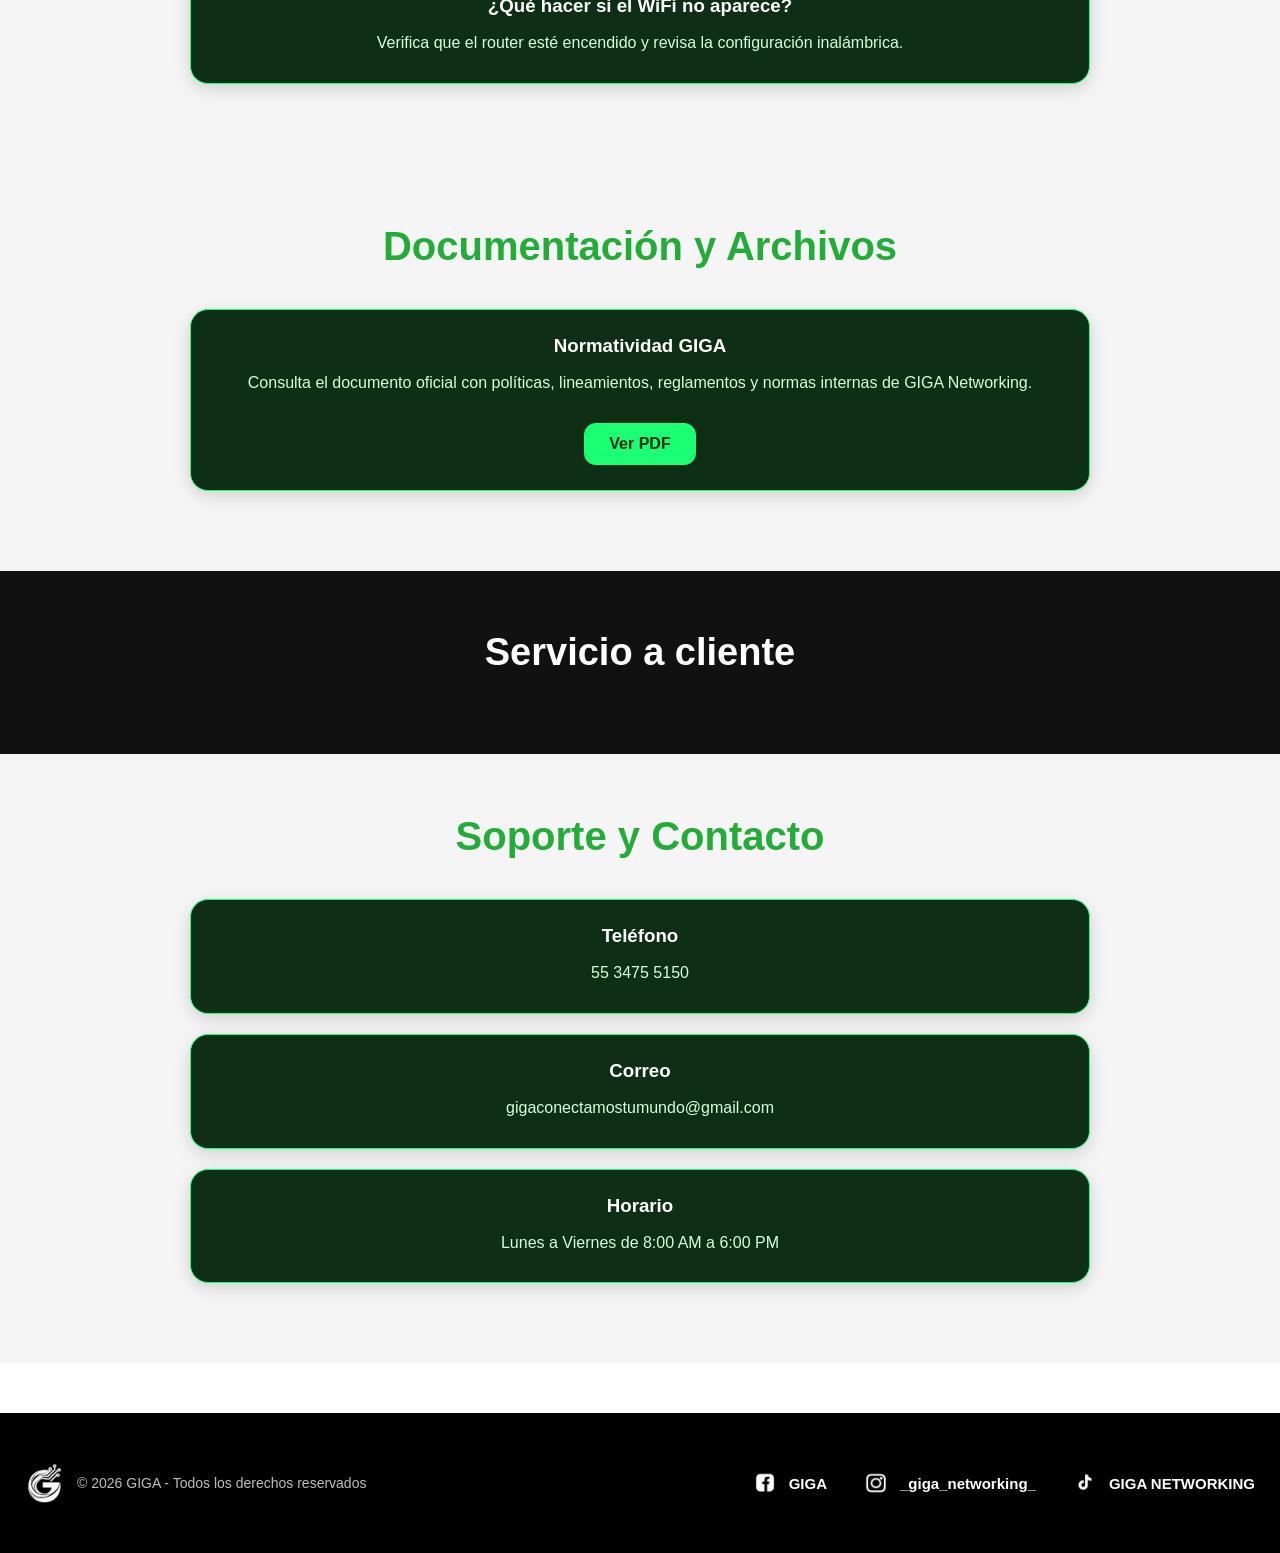
<file: soporte.html>
<!DOCTYPE html>
<html lang="es">
<head>
    <meta charset="UTF-8">
    <meta name="viewport" content="width=device-width, initial-scale=1.0">
    <title>GIGA | Inicio</title>

    <!-- CSS -->
    <link rel="stylesheet" href="estilos.css">
</head>

<body>

    <!-- HEADER -->
    <header class="header">
        <div class="left">
            <img src="img/logo.png" alt="GIGA" class="logo">

            <div class="text">
                <h1>GIGA</h1>
                <p>¡Conectamos tu mundo!</p>
            </div>
        </div>

      
    </header>

    <!-- NAV -->
    <nav>
        <a href="index.html">Inicio</a>
        <a href="servicios.html">Servicios</a>
        <a href="nosotros.html">Nosotros</a>
        <a href="contacto.html">Contacto</a>
        <a href="soporte.html">Soporte</a>
        <a href="conocenos.html">Conocenos</a>


        <input type="text" id="buscador" placeholder="Buscar palabra...">
        <button onclick="buscarTexto()">Buscar</button>
    </nav>


    <!-- HERO -->
    <section class="hero-soporte">

        <h2>Centro de Ayuda GIGA</h2>

        <p>
            Soporte oficial de GIGA Networking.
            Encuentra soluciones, manuales, asistencia técnica,
            documentación y recursos para mantener tu red estable y segura.
        </p>

    </section>

    <!-- SERVICIOS -->
    <section class="categorias">

        <div class="card-soporte">

            <h3>Conectividad</h3>

            <p>
                Soluciones para problemas de internet,
                pérdida de señal y fallas de conexión.
            </p>

        </div>

        <div class="card-soporte">

            <h3>Redes WiFi</h3>

            <p>
                Configuración y optimización de routers,
                repetidores y cobertura inalámbrica.
            </p>

        </div>

        <div class="card-soporte">

            <h3>Seguridad</h3>

            <p>
                Protección de dispositivos,
                contraseñas seguras y prevención de accesos no autorizados.
            </p>

        </div>

        <div class="card-soporte">

            <h3>Infraestructura</h3>

            <p>
                Soporte para cableado,
                conexiones LAN y administración de red.
            </p>

        </div>

        <div class="card-soporte">

            <h3>Monitoreo</h3>

            <p>
                Supervisión de rendimiento,
                estabilidad y estado general del servicio.
            </p>

        </div>

        <div class="card-soporte">

            <h3>Asistencia Técnica</h3>

            <p>
                Atención especializada para resolver
                errores, fallas críticas y soporte avanzado.
            </p>

        </div>

    </section>

    <!-- FAQ -->
    <section class="faq">

        <h2 style="color: #23AD38;">Preguntas Frecuentes</h2>

        <div class="faq-item">

            <h3>
                ¿Por qué mi conexión tiene cortes?
            </h3>

            <p>
                Puede deberse a interferencias,
                sobrecarga de red o problemas físicos en el cableado.
            </p>

        </div>

        <div class="faq-item">

            <h3>
                ¿Cómo mejorar la velocidad del internet?
            </h3>

            <p>
                Reinicia el router, limita dispositivos conectados
                y coloca el equipo en un área abierta.
            </p>

        </div>

        <div class="faq-item">

            <h3>
                ¿El router necesita mantenimiento?
            </h3>

            <p>
                Sí, mantener actualizado el firmware
                ayuda a mejorar seguridad y rendimiento.
            </p>

        </div>

        <div class="faq-item">

            <h3>
                ¿Qué hacer si el WiFi no aparece?
            </h3>

            <p>
                Verifica que el router esté encendido
                y revisa la configuración inalámbrica.
            </p>

        </div>

    </section>

    <!-- ================= DOCUMENTACION ================= -->
    <section class="faq">

        <h2 style="color: #23AD38;">Documentación y Archivos</h2>

        <div class="faq-item">

            <h3>
                Normatividad GIGA
            </h3>

            <p>
                Consulta el documento oficial con políticas,
                lineamientos, reglamentos y normas internas
                de GIGA Networking.
            </p>

            <div class="pdf-boton">

                <a href="archivos/pec2026v5c.pdf"
                   target="_blank"
                   class="btn-pdf">

                    Ver PDF

                </a>

            </div>

        </div>

    </section>
    <!-- ESTADO -->
    <section class="estado-servicio">

        <h2>Servicio a cliente</h2>

        
    </section>

    <!-- CONTACTO -->
    <section class="faq">

        <h2 style="color: #23AD38;">Soporte y Contacto</h2>

        <div class="faq-item">

            <h3>
                Teléfono
            </h3>

            <p>
                55 3475 5150
            </p>

        </div>

        <div class="faq-item">

            <h3>
                Correo
            </h3>

            <p>
                gigaconectamostumundo@gmail.com
            </p>

        </div>

        <div class="faq-item">

            <h3>
                Horario
            </h3>

            <p>
                Lunes a Viernes
                de 8:00 AM a 6:00 PM
            </p>

        </div>

    </section>
    <!-- FOOTER -->
    <footer class="footer">

        <!-- LOGO -->
        <div class="footer-left">
            <img src="img/logo.png" alt="GIGA">
            <p>© 2026 GIGA - Todos los derechos reservados</p>
        </div>

        <!-- REDES -->
        <div class="footer-redes">

            <!-- FACEBOOK -->
            <a href="https://www.facebook.com/share/1a9Bgqh9M4/" target="_blank" class="red">
                <img src="img/facebook.png" alt="Facebook">
                <span>GIGA</span>
            </a>

            <!-- INSTAGRAM -->
            <a href="https://www.instagram.com/_giga_networking_?utm_source=ig_web_button_share_sheet&igsh=ZDNlZDc0MzIxNw==" target="_blank" class="red">
                <img src="img/instagram.png" alt="Instagram">
                <span>_giga_networking_</span>
            </a>

            <!-- TIKTOK -->
            <a href="https://www.tiktok.com/@giga.networking?is_from_webapp=1&sender_device=pc" target="_blank" class="red">
                <img src="img/tiktok.png" alt="TikTok">
                <span>GIGA NETWORKING</span>
            </a>

        </div>

    </footer>

    <!-- JS -->
    <script src="script.js"></script>

</body>
</html>
</file>
<file: estilos.css>
*{
    margin: 0;
    padding: 0;
    box-sizing: border-box;
}

html, body{
    width: 100%;
    overflow-x: hidden;
}
/* ================= RESET ================= */
* {
    margin: 0;
    padding: 0;
    box-sizing: border-box;
}

body {
    font-family: Arial, sans-serif;
}

/* ================= HEADER ================= */
.header {
    display: flex;
    justify-content: space-between;
    align-items: center;
    background-color: #23AD38;
    padding: 10px 20px;
}

.left {
    display: flex;
    align-items: center;
    gap: 10px;
}

.logo {
    width: 55px;
    height: 55px;
    border-radius: 50%;
}

.text h1 {
    color: white;
    font-size: 26px;
    margin: 0;
}

.text p {
    color: white;
    font-size: 14px;
}

/* MENÚ HAMBURGUESA */
.menu-icon {
    display: flex;
    flex-direction: column;
    gap: 6px;
    cursor: pointer;
}

    .menu-icon span {
        width: 35px;
        height: 4px;
        background-color: white;
    }

/* ================= NAV ================= */
nav {
    background-color: #222;
    padding: 10px;
    text-align: center;
}

    nav a {
        color: white;
        margin: 0 15px;
        text-decoration: none;
    }

        nav a:hover {
            color: #0a8f3c;
        }

    /* BUSCADOR */
    nav input {
        padding: 5px;
    }

    nav button {
        padding: 5px 10px;
        background-color: #0a8f3c;
        color: white;
        border: none;
        cursor: pointer;
    }

        nav button:hover {
            background-color: #086b2e;
        }

/* ================= SECCIONES ================= */
section {
    padding: 40px 20px;
}

    section h2 {
        margin-bottom: 15px;
    }

/* TEXTO JUSTIFICADO + ESPACIO */
.justificar {
    text-align: justify;
    line-height: 1.6;
    margin-bottom: 15px;
}

/* BOTONES */
button {
    color: white;
    background: #007bff;
    border: none;
    padding: 10px 15px;
    border-radius: 8px;
    cursor: pointer;
    outline: none;
}

    /* hover */
    button:hover {
        background: #0056b3;
    }

    /* cuando haces click (focus) */
    button:focus {
        outline: none;
        box-shadow: none;
    }

/* ================= CARRUSEL ================= */
/* SECCIÓN COMPLETA */
.carrusel {
    background-color: #f4f4f4;
    text-align: center;
    width: 100%;
}

/* CONTENEDOR */
.slider {
    width: 100%; /* 👈 ocupa todo */
    height: 300px; /* 👈 ajusta altura */
    margin: 0; /* 👈 quita centrado */
    overflow: hidden;
}

/* IMÁGENES */
.slide {
    width: 100%;
    height: 100%;
    object-fit: cover; /* 👈 llena todo */
    display: none;
}

    .slide.active {
        display: block;
    }
/* ================= LISTAS ================= */
ul {
    list-style: none;
    margin-top: 10px;
}

    ul li {
        margin: 14px 0;
        line-height: 1.5;
    }

/* ================= FOOTER ================= */
.footer {
    background-color: black;
    color: white;
    display: flex;
    align-items: center;
    justify-content: space-between;
    padding: 50px 25px;
}

/* IZQUIERDA (LOGO + TEXTO) */
.footer-left {
    display: flex;
    align-items: center;
    gap: 8px;
}

    /* LOGO */
    .footer-left img {
        width: 28px; /* 👈 más pequeño */
        height: 28px;
        object-fit: contain;
        display: block;
    }

    /* TEXTO */
    .footer-left p {
        font-size: 11px;
        color: #aaa;
        margin: 0; /* 👈 quita espacios raros */
        white-space: nowrap; /* 👈 evita que se baje */
    }

/* REDES */
.footer-redes {
    display: flex;
    align-items: center;
    gap: 50px;
}

/* CADA RED */
.red {
    display: flex;
    align-items: center;
    gap: 10px;
    text-decoration: none;
    color: white;
}

    .red img {
        width: 28px;
        height: 28px;
        object-fit: contain;
    }

    .red span {
        font-size: 15px;
        font-weight: bold;
    }

    /* HOVER */
    .red:hover {
        opacity: 0.7;
    }
/* Contenedor general para las secciones */
.seccion-flex {
    display: flex;
    align-items: center;
    justify-content: space-around;
    padding: 60px 10%; /* Espaciado lateral */
    gap: 40px;
}

    /* El texto ocupa el 60% del ancho */
    .seccion-flex .contenido {
        flex: 2;
    }

    /* La imagen ocupa el 40% del ancho */
    .seccion-flex .imagen {
        flex: 1;
        display: flex;
        justify-content: center;
    }

        .seccion-flex .imagen img {
            max-width: 300px; /* Ajusta el tamaño según necesites */
            height: auto;
        }

    /* LA MAGIA: Esto voltea el orden de los elementos */
    .seccion-flex.inversa {
        flex-direction: row-reverse;
    }

    /* Ajustes de texto para que se parezca a la imagen */
    .seccion-flex h2 {
        font-size: 60px;
        font-weight: bold;
        text-transform: uppercase;
        margin-bottom: 10px;
        color: #158f3c;
    }

    .seccion-flex p {
        font-size: 30px;
        line-height: 1.5;
    }

.seccion-ul {
    margin: 14px 0;
    font-size: 30px;
    line-height: 1.5;
}
/* Centrar el contenido de las secciones */
/* Estilo del párrafo */
.texto {
    display: flex;
    flex-direction: column; 
    align-items: center;
    text-align: center;
    width: 100%;
    max-width: 1000px; /* Un poco más ancho para que luzca mejor */
    margin: 40px auto;
}
/*formulario*/
:root {
    --verde-giga-oscuro: #1b4332;
    --verde-giga-principal: #2d6a4f;
    --verde-giga-claro: #40916c;
    --verde-fondo: #f0f7f4;
    --blanco: #ffffff;
}

.contenedor-giga {
    max-width: 650px;
    margin: 40px auto;
    padding: 35px;
    background-color: var(--blanco);
    border-radius: 12px;
    border-top: 8px solid var(--verde-giga-principal);
    box-shadow: 0 15px 40px rgba(0,0,0,0.1);
    font-family: 'Segoe UI', Roboto, sans-serif;
}
.encabezado-giga {
    text-align: center;
    margin-bottom: 30px;
}

    .encabezado-giga h2 {
        color: var(--verde-giga-oscuro);
        text-transform: uppercase;
        letter-spacing: 1px;
        margin-bottom: 5px;
    }

    .encabezado-giga p {
        color: #666;
        font-size: 0.95rem;
    }

.form-giga {
    display: flex;
    flex-direction: column;
}

fieldset {
    border: 1px solid #e0e0e0;
    border-radius: 8px;
    padding: 20px;
    margin-bottom: 25px;
}

legend {
    padding: 0 10px;
    color: var(--verde-giga-principal);
    font-weight: bold;
    font-size: 0.85rem;
    text-transform: uppercase;
}

.fila {
    display: flex;
    gap: 15px;
}

.grupo-input {
    margin-bottom: 18px;
    display: flex;
    flex-direction: column;
    flex: 1;
}

    .grupo-input label {
        margin-bottom: 6px;
        color: var(--verde-giga-oscuro);
        font-weight: 600;
        font-size: 0.9rem;
    }

.form-giga input, .form-giga select, .form-giga textarea {
    padding: 12px;
    border: 1.5px solid #d1d1d1;
    border-radius: 6px;
    font-size: 1rem;
    transition: all 0.3s ease;
}

    .form-giga input:focus, .form-giga select:focus, .form-giga textarea:focus {
        border-color: var(--verde-giga-claro);
        outline: none;
        box-shadow: 0 0 0 3px rgba(64, 145, 108, 0.15);
    }

/* Estilo para Radio Buttons */
.opciones-radio {
    display: flex;
    gap: 20px;
    margin-top: 5px;
}

.radio-item {
    font-weight: normal !important;
    flex-direction: row !important;
    align-items: center;
    gap: 5px;
    cursor: pointer;
}

.grupo-checkbox {
    display: flex;
    align-items: center;
    gap: 10px;
    margin-bottom: 25px;
    font-size: 0.85rem;
    color: #444;
}

.btn-giga {
    background-color: var(--verde-giga-principal);
    color: white;
    padding: 18px;
    border: none;
    border-radius: 6px;
    font-size: 1.1rem;
    font-weight: bold;
    text-transform: uppercase;
    cursor: pointer;
    transition: background 0.3s ease;
}

    .btn-giga:hover {
        background-color: var(--verde-giga-oscuro);
    }

@media (max-width: 600px) {
    .fila {
        flex-direction: column;
        gap: 0;
    }

    .contenedor-giga {
        padding: 20px;
        margin: 15px;
    }
}


/*contactos*/
/* Alineación general horizontal */
.giga-footer {
    display: flex;
    flex-direction: row;
    justify-content: center;
    align-items: flex-start;
    gap: 60px; /* Espacio entre las dos secciones */
    padding: 20px;
    font-family: sans-serif;
}

.giga-section {
    text-align: center;
}

    .giga-section h2 {
        font-size: 1.1rem;
        margin-bottom: 15px;
    }

/* Contenedor de iconos y links */
.giga-items {
    display: flex;
    gap: 25px; /* Espacio entre cada icono */
    justify-content: center;
}

.giga-link {
    text-decoration: none;
    color: #333;
    display: flex;
    flex-direction: column;
    align-items: center;
    transition: opacity 0.3s;
}

    .giga-link:hover {
        opacity: 0.7;
    }

/* Tamaño de tus imágenes */
.giga-icon {
    width: 40px;
    height: 40px;
    object-fit: contain;
    margin-bottom: 5px;
}

.giga-text {
    font-size: 12px;
    font-weight: bold;
}

/* Responsive: si el celular es muy angosto, se apilan */
@media (max-width: 600px) {
    .giga-footer {
        flex-direction: column;
        align-items: center;
        gap: 30px;
    }
}
/* SECCIÓN PRESENTACION */
/* CONTENEDOR */
.contenedor-tarjetas{
    display:flex;

    justify-content:center;

    flex-wrap:wrap;

    gap:25px;

    margin:40px auto;
}
.tarjeta{
    width:280px;

    background:white;

    border:4px solid #0a9b3f;

    border-radius:20px;

    box-shadow:0 8px 20px rgba(0,0,0,0.3);

    text-align:center;

    padding:20px;

    font-family:Arial, Helvetica, sans-serif;

    transition:0.3s;
}

/* EFECTO AL PASAR EL MOUSE */
.tarjeta:hover{
    transform:scale(1.05);
}

/* IMAGEN */
.tarjeta img{
    width:110px;
    height:110px;

    border-radius:50%;

    border:4px solid #0a9b3f;
}

/* NOMBRE */
.tarjeta h1{
    color:#0a9b3f;

    font-size:24px;

    margin-top:15px;
}

/* PROFESIÓN */
.tarjeta h3{
    color:#222;
}

/* TEXTO */
.tarjeta p{
    color:#555;

    margin:15px 0;
}

/* BOTÓN */
.tarjeta button{
    background:#0a9b3f;

    color:white;

    border:none;

    padding:10px 20px;

    border-radius:10px;

    cursor:pointer;

    font-weight:bold;
}

/* HOVER BOTÓN */
.tarjeta button:hover{
    background:#066b2b;
}








/* ================= HERO SOPORTE ================= */
.hero-soporte {
    background: linear-gradient(135deg,#0f0f0f,#1f1f1f);
    color: white;
    text-align: center;
    padding: 80px 20px;
}

    .hero-soporte h2 {
        font-size: 50px;
        margin-bottom: 20px;
        letter-spacing: 1px;
    }

    .hero-soporte p {
        max-width: 800px;
        margin: auto;
        font-size: 18px;
        line-height: 1.8;
        color: #d4d4d4;
    }

/* ================= BUSQUEDA ================= */
.busqueda-soporte {
    text-align: center;
    padding: 50px 20px;
    background: #f7f7f7;
}

    .busqueda-soporte h2 {
        font-size: 35px;
        margin-bottom: 15px;
    }

    .busqueda-soporte p {
        margin-bottom: 25px;
        color: #555;
    }

    .busqueda-soporte input {
        width: 350px;
        max-width: 90%;
        padding: 14px;
        border: none;
        border-radius: 12px;
        background: white;
        box-shadow: 0 4px 15px rgba(0,0,0,0.1);
        outline: none;
    }

    .busqueda-soporte button {
        padding: 14px 20px;
        border: none;
        border-radius: 12px;
        background: #158f3c;
        color: white;
        font-weight: bold;
        cursor: pointer;
        margin-left: 10px;
        transition: 0.3s;
    }

        .busqueda-soporte button:hover {
            background: #0f6d2d;
            transform: scale(1.05);
        }

/* ================= CATEGORIAS ================= */
/* ================= CATEGORIAS ================= */
.categorias {
    display: flex;
    flex-wrap: wrap;
    justify-content: center;
    gap: 25px;
    padding: 60px 40px;
    background: #ffffff;
}

.card-soporte {
    width: 300px;
    background: #0f2e16;
    border-radius: 20px;
    padding: 30px;
    text-align: center;
    box-shadow: 0 8px 25px rgba(0,0,0,0.15);
    transition: 0.3s;
    border: 1px solid #1aff73;
}

    .card-soporte:hover {
        transform: translateY(-10px);
        box-shadow: 0 0 25px rgba(26,255,115,0.5);
    }

    .card-soporte h3 {
        color: white;
        margin-bottom: 15px;
        font-size: 24px;
    }

    .card-soporte p {
        color: #d7ffd7;
        line-height: 1.7;
    }

/* ================= FAQ ================= */
.faq {
    padding: 60px 30px;
    background: #f5f5f5;
}

    .faq h2 {
        text-align: center;
        font-size: 40px;
        margin-bottom: 40px;
        color: #23AD38;
    }

.faq-item {
    max-width: 900px;
    margin: 20px auto;
    background: #0f2e16;
    padding: 25px;
    border-radius: 18px;
    box-shadow: 0 5px 18px rgba(0,0,0,0.15);
    transition: 0.3s;
    border: 1px solid #1aff73;
    text-align: center;
}

    .faq-item:hover {
        transform: scale(1.02);
        box-shadow: 0 0 20px rgba(26,255,115,0.5);
    }

    .faq-item h3 {
        color: white;
        margin-bottom: 12px;
    }

    .faq-item p {
        line-height: 1.8;
        color: #d7ffd7;
    }/* ================= FORMULARIO ================= */
.ticket {
    padding: 70px 20px;
    background: #ffffff;
}

    .ticket h2 {
        text-align: center;
        font-size: 40px;
        margin-bottom: 15px;
    }

    .ticket p {
        text-align: center;
        color: #555;
        margin-bottom: 35px;
    }

    .ticket form {
        max-width: 700px;
        margin: auto;
        display: flex;
        flex-direction: column;
        gap: 20px;
    }

    .ticket input,
    .ticket textarea {
        padding: 16px;
        border: none;
        border-radius: 15px;
        background: #f3f3f3;
        outline: none;
        font-size: 15px;
    }

    .ticket textarea {
        min-height: 180px;
        resize: none;
    }

    .ticket button {
        padding: 16px;
        border: none;
        border-radius: 15px;
        background: #158f3c;
        color: white;
        font-size: 16px;
        font-weight: bold;
        cursor: pointer;
        transition: 0.3s;
    }

        .ticket button:hover {
            background: #0f6d2d;
            transform: translateY(-3px);
        }

/* ================= ESTADO ================= */
.estado-servicio {
    background: #111;
    color: white;
    text-align: center;
    padding: 60px 20px;
}

    .estado-servicio h2 {
        font-size: 38px;
        margin-bottom: 20px;
    }

.online {
    color: #2bff7a;
    font-size: 22px;
    font-weight: bold;
    margin-bottom: 10px;
}

/* ================= CONTACTO ================= */
.contacto-soporte {
    padding: 60px 20px;
    background: #f7f7f7;
    text-align: center;
}

    .contacto-soporte h2 {
        font-size: 38px;
        margin-bottom: 25px;
    }

    .contacto-soporte p {
        margin-bottom: 12px;
        font-size: 17px;
        color: #444;
    }

/* ================= FOOTER ================= */
.footer {
    background-color: black;
    color: white;
    display: flex;
    align-items: center;
    justify-content: space-between;
    padding: 50px 25px;
    position: relative;
    z-index: 1;

}

.footer-left {
    display: flex;
    align-items: center;
    gap: 12px;
}

    .footer-left img {
        width: 40px;
        height: 40px;
        object-fit: contain;
    }

    .footer-left p {
        color: #bdbdbd;
        font-size: 14px;
    }

.footer-redes {
    display: flex;
    align-items: center;
    gap: 35px;
}

.red {
    display: flex;
    align-items: center;
    gap: 10px;
    text-decoration: none;
    color: white;
    transition: 0.3s;
}

    .red:hover {
        transform: scale(1.05);
        opacity: 0.8;
    }

    .red img {
        width: 28px;
        height: 28px;
        object-fit: contain;
    }

    .red span {
        font-size: 15px;
    }
	
	
	.servicio{
    display: flex;
    align-items: flex-start;
    gap: 30px;
    margin: 60px 0;
}

.imagen-servicio{
    width: 170px;
    flex-shrink: 0;
}

.imagen-servicio img{
    width: 170px;
    display: block;
}

.contenido-servicio{
    flex: 1;
}
.contenedor-giga {
    position: relative;
    z-index: 10;
    margin-bottom: 80px;
}

/* FOOTER */
.footer {
    position: relative;
    z-index: 1;
    margin-top: 50px;
}
body {
    overflow-x: hidden;
}
.contenedor-giga {
    position: relative;
    z-index: 10;
    margin-bottom: 80px;
}
/* FORMULARIO */
.contenedor-giga {
    position: relative;
    z-index: 999;
}

/* FOOTER */
.footer {
    position: relative;
    z-index: 1;
}
/* ================= BOTON PDF ================= */
.pdf-boton{
    margin-top: 25px;
}

.btn-pdf{
    display: inline-block;
    padding: 12px 25px;
    background: #1aff73;
    color: #0f2e16;
    border-radius: 12px;
    text-decoration: none;
    font-weight: bold;
    transition: 0.3s;
}

.btn-pdf:hover{
    transform: translateY(-4px);
    box-shadow: 0 0 18px rgba(26,255,115,0.5);
}
#buscador {
    padding: 10px;
    width: 300px;
    border-radius: 10px;
    border: 1px solid gray;
    margin: 20px;
}

.contenido {
    padding: 20px;
    margin: 15px;
    background: #f2f2f2;
    border-radius: 10px;
}
.btn {
    display: inline-block;
    color: white;
    background: #23AD38;
    padding: 10px 15px;
    border-radius: 8px;
    text-decoration: none;
    font-weight: bold;
}

    .btn:hover {
        background: #1da851;
    }
.inicio {
    background: white;
    margin: 30px auto;
    padding: 25px;
    width: 85%;
    border-radius: 15px;
    box-shadow: 0 5px 20px rgba(0,0,0,0.1);
    transition: transform 0.3s ease;
}

    .inicio h2 {
        font-size: 28px;
        color: #23AD38;
        margin-bottom: 15px;
        border-left: 5px solid #23AD38;
        padding-left: 10px;
    }

.inicio .justificar {
    text-align: justify;
    line-height: 1.8;
    font-size: 16px;
    color: #333;
    margin-bottom: 15px;
}
.servicio {
    background: #ffffff;
    margin: 30px auto;
    padding: 25px;
    width: 85%;
    border-radius: 18px;
    box-shadow: 0 8px 25px rgba(0,0,0,0.12);
    transition: all 0.3s ease;
    display: flex;
    align-items: center;
    gap: 20px;
}

    .servicio:hover {
        transform: translateY(-8px);
        box-shadow: 0 12px 30px rgba(0,0,0,0.18);
    }

/* imagen */
.imagen-servicio img {
    width: 180px;
    border-radius: 12px;
}

/* texto */
.contenido-servicio h2,
.contenido-servicio h3 {
    font-size: 28px;
    color: #23AD38;
    margin-bottom: 15px;
    border-left: 5px solid #23AD38;
    padding-left: 10px;
}

.contenido-servicio {
    flex: 1;
}

.justificar {
    text-align: justify;
    line-height: 1.8;
    font-size: 16px;
    color: #333;
}
.seccion-flex {
    display: flex;
    align-items: center;
    justify-content: space-between;
    gap: 25px;
    background: #ffffff;
    margin: 30px auto;
    padding: 25px;
    width: 85%;
    border-radius: 18px;
    box-shadow: 0 8px 25px rgba(0,0,0,0.12);
    transition: all 0.3s ease;
}

    .seccion-flex:hover {
        transform: translateY(-8px);
        box-shadow: 0 12px 30px rgba(0,0,0,0.18);
    }

    /* versión invertida */
    .seccion-flex.inversa {
        flex-direction: row-reverse;
    }

/* texto */
.texto h2 {
    color: #23AD38;
    font-size: 28px;
    margin-bottom: 10px;
    border-left: 5px solid #23AD38;
    padding-left: 10px;
}

.texto p,
.texto li {
    text-align: justify;
    line-height: 1.8;
    color: #333;
    font-size: 16px;
}

/* imágenes */
.imagen img {
    width: 180px;
    border-radius: 12px;
}

/* lista valores */
.inversa.nosotros .seccion-ul li {
    font-size: 28px;
}
}
.nosotros .texto {
    text-align: center;
}

    .nosotros .texto h2 {
        font-size: 38px;
        text-align: center;
    }

    .nosotros .texto p {
        font-size: 28px;
        line-height: 2;
        text-align: center;
        max-width: 700px;
        margin: 0 auto;
    }
.inversa.nosotros .texto {
    text-align: center;
}

    .inversa.nosotros .texto h2 {
        font-size: 38px;
        text-align: center;
    }

    .inversa.nosotros .texto p {
        font-size: 28px;
        line-height: 2;
        text-align: center;
        max-width: 700px;
        margin: 0 auto;
    }
mark {
    background: #00ff66;
    color: black;
    padding: 2px 5px;
    border-radius: 5px;
    font-weight: bold;
}
img {
    max-width: 100%;
    height: auto;
}
@media (max-width:768px) {

    body {
        overflow-x: hidden;
    }

    /* ================= HEADER ================= */
    .header,
    .left {
        flex-direction: column;
        text-align: center;
    }

    /* ================= QUITAR HAMBURGUESA ================= */
    .menu-toggle,
    .hamburguesa,
    .menu-icon,
    #menu-btn {
        display: none !important;
    }

    /* ================= NAV ================= */
    nav {
        display: flex;
        flex-direction: column;
        align-items: center;
        justify-content: center;
        gap: 10px;
        width: 100%;
    }

        nav a {
            display: block;
            margin: 5px 0;
            font-size: 18px;
            width: 100%;
            text-align: center;
        }

    /* ================= SECCIONES ================= */
    .seccion-flex,
    .servicio,
    .giga-footer,
    .footer,
    .nosotros,
    .inversa {
        flex-direction: column !important;
        text-align: center;
        width: 100%;
        padding: 20px;
    }

        /* ================= TEXTOS ================= */
        .seccion-flex h2,
        .nosotros .texto h2,
        .inversa.nosotros .texto h2,
        .hero-soporte h2,
        .faq h2,
        .ticket h2 {
            font-size: 32px;
            line-height: 1.2;
        }

        .seccion-flex p,
        .nosotros .texto p,
        .inversa.nosotros .texto p,
        .texto p,
        .texto li {
            font-size: 18px;
            line-height: 1.6;
        }

    /* ================= IMAGENES ================= */
    .imagen,
    .imagen-servicio {
        width: 100%;
        display: flex;
        justify-content: center;
    }

        .imagen img,
        .imagen-servicio img,
        .tarjeta img {
            width: 100%;
            max-width: 250px;
            height: auto;
        }

    /* ================= BUSCADOR ================= */
    #buscador,
    nav input,
    nav button {
        width: 90%;
        margin-top: 10px;
    }

    /* ================= TARJETAS ================= */
    .tarjeta,
    .card-soporte {
        width: 90%;
        margin: auto;
    }

    /* ================= FOOTER ================= */
    .footer-redes {
        flex-direction: column;
        gap: 20px;
        align-items: center;
    }

    .footer-left,
    .footer-right {
        width: 100%;
        text-align: center;
    }
}
</file>
